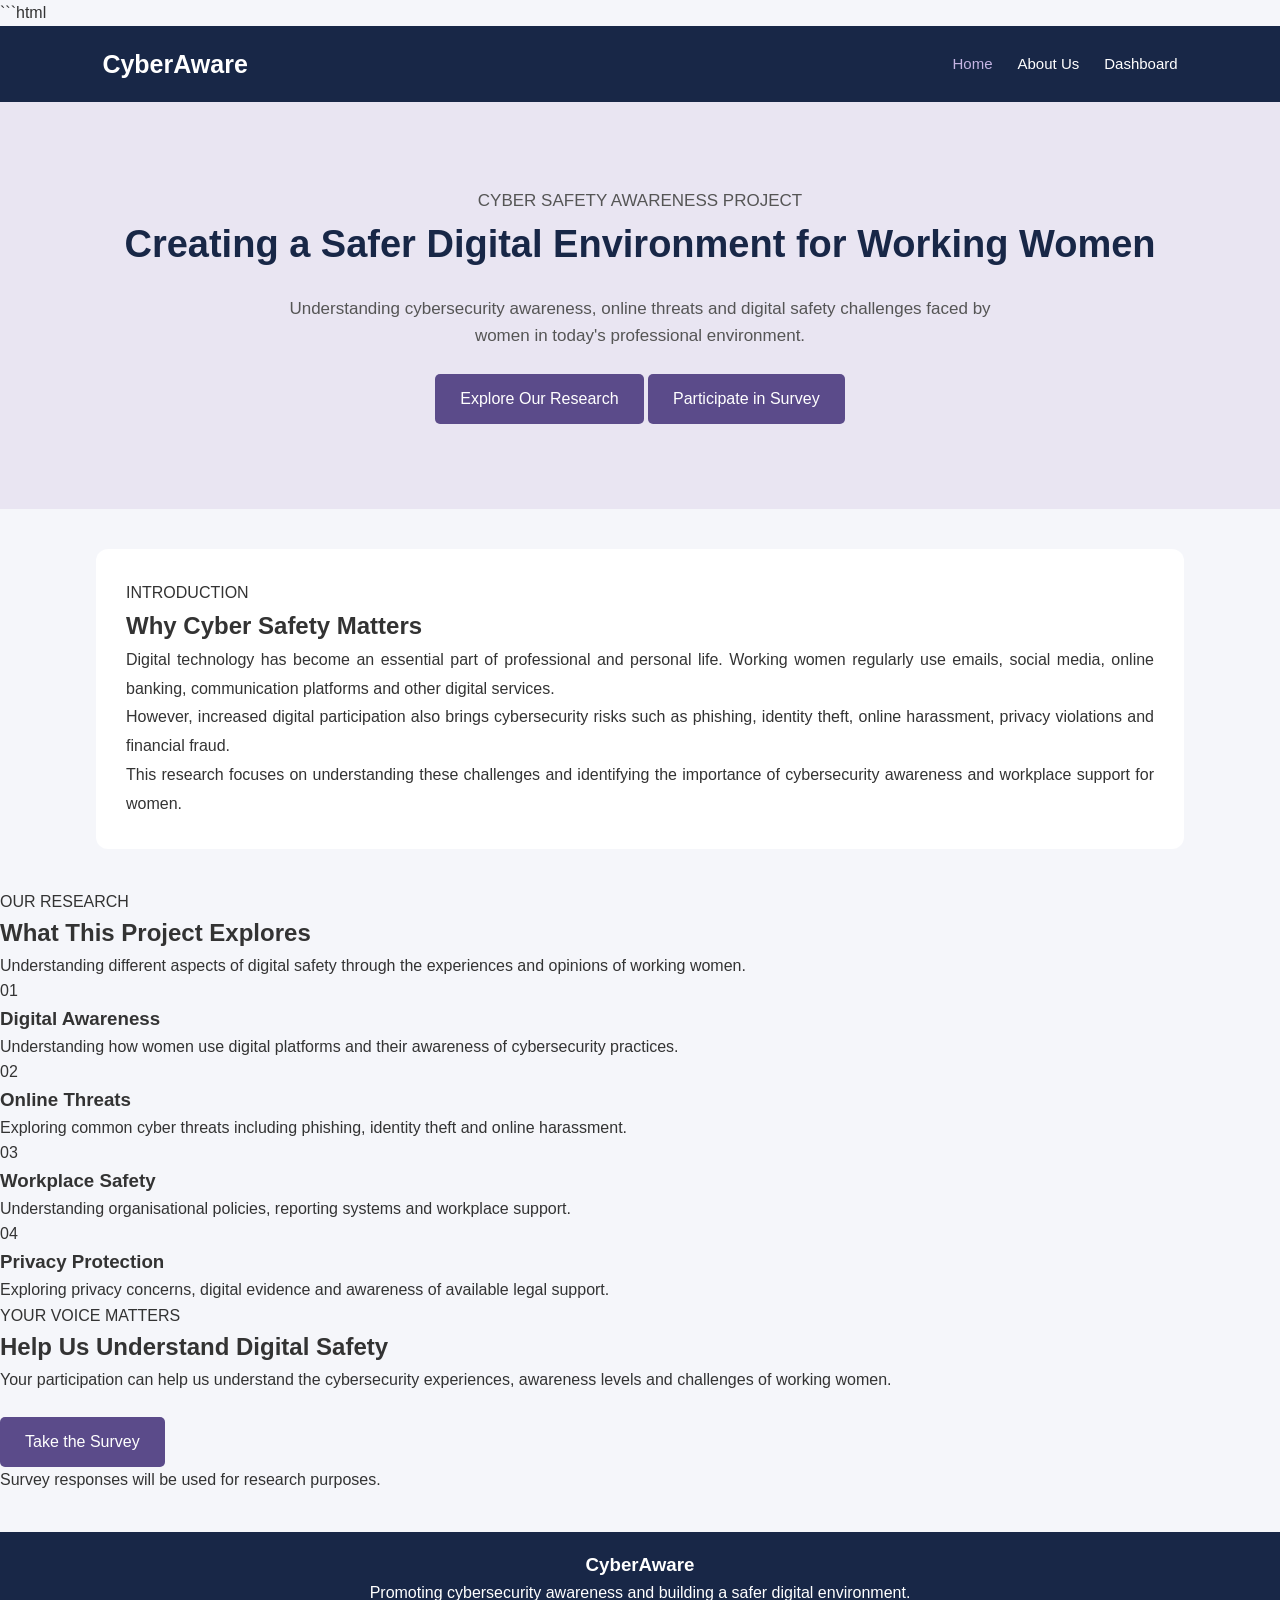
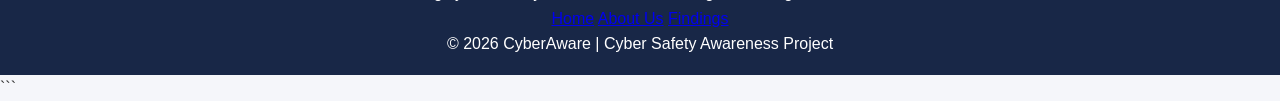
<file: index.html>
```html
<!DOCTYPE html>
<html lang="en">

<head>
    <meta charset="UTF-8">
    <meta name="viewport" content="width=device-width, initial-scale=1.0">

    <title>CyberAware | Cyber Safety for Working Women</title>

    <link rel="stylesheet" href="style.css">
</head>

<body>

    <!-- Navigation Bar -->

    <header>
        <nav class="navbar">

            <div class="logo">
                CyberAware
            </div>

            <ul class="nav-links">
                <li><a href="index.html" class="active">Home</a></li>
                <li><a href="about.html">About Us</a></li>
                <li><a href="dashboard.html">Dashboard</a></li>
            </ul>

        </nav>
    </header>


    <!-- Hero Section -->

    <section class="hero">

        <div class="hero-content">

            <p class="tagline">CYBER SAFETY AWARENESS PROJECT</p>

            <h1>
                Creating a Safer Digital
                Environment for Working Women
            </h1>

            <p class="hero-description">
                Understanding cybersecurity awareness, online threats
                and digital safety challenges faced by women
                in today's professional environment.
            </p>

            <div class="hero-buttons">

                <a href="about.html" class="btn primary-btn">
                    Explore Our Research
                </a>

                <a href="#survey" class="btn secondary-btn">
                    Participate in Survey
                </a>

            </div>

        </div>

    </section>


    <!-- Introduction Section -->

    <section class="introduction">

        <div class="section-heading">

            <p class="small-heading">INTRODUCTION</p>

            <h2>Why Cyber Safety Matters</h2>

        </div>

        <p>
            Digital technology has become an essential part of
            professional and personal life. Working women regularly
            use emails, social media, online banking, communication
            platforms and other digital services.
        </p>

        <p>
            However, increased digital participation also brings
            cybersecurity risks such as phishing, identity theft,
            online harassment, privacy violations and financial fraud.
        </p>

        <p>
            This research focuses on understanding these challenges
            and identifying the importance of cybersecurity awareness
            and workplace support for women.
        </p>

    </section>


    <!-- Research Areas -->

    <section class="research">

        <div class="section-heading">

            <p class="small-heading">OUR RESEARCH</p>

            <h2>What This Project Explores</h2>

            <p>
                Understanding different aspects of digital safety
                through the experiences and opinions of working women.
            </p>

        </div>


        <div class="research-grid">

            <div class="research-card">

                <div class="card-number">01</div>

                <h3>Digital Awareness</h3>

                <p>
                    Understanding how women use digital platforms
                    and their awareness of cybersecurity practices.
                </p>

            </div>


            <div class="research-card">

                <div class="card-number">02</div>

                <h3>Online Threats</h3>

                <p>
                    Exploring common cyber threats including
                    phishing, identity theft and online harassment.
                </p>

            </div>


            <div class="research-card">

                <div class="card-number">03</div>

                <h3>Workplace Safety</h3>

                <p>
                    Understanding organisational policies,
                    reporting systems and workplace support.
                </p>

            </div>


            <div class="research-card">

                <div class="card-number">04</div>

                <h3>Privacy Protection</h3>

                <p>
                    Exploring privacy concerns, digital evidence
                    and awareness of available legal support.
                </p>

            </div>

        </div>

    </section>


    <!-- Survey Invitation -->

    <section class="survey-section" id="survey">

        <div class="survey-content">

            <p class="small-heading">YOUR VOICE MATTERS</p>

            <h2>Help Us Understand Digital Safety</h2>

            <p>
                Your participation can help us understand the
                cybersecurity experiences, awareness levels and
                challenges of working women.
            </p>

            <a href="#" class="btn survey-btn">
                Take the Survey
            </a>

            <p class="survey-note">
                Survey responses will be used for research purposes.
            </p>

        </div>

    </section>


    <!-- Footer -->

    <footer>

        <div class="footer-content">

            <div>
                <h3>CyberAware</h3>

                <p>
                    Promoting cybersecurity awareness and
                    building a safer digital environment.
                </p>
            </div>

            <div class="footer-links">

                <a href="index.html">Home</a>

                <a href="about.html">About Us</a>


                <a href="findings.html">Findings</a>

            </div>

        </div>

        <div class="copyright">
            © 2026 CyberAware | Cyber Safety Awareness Project
        </div>

    </footer>


</body>
</html>
```
</file>
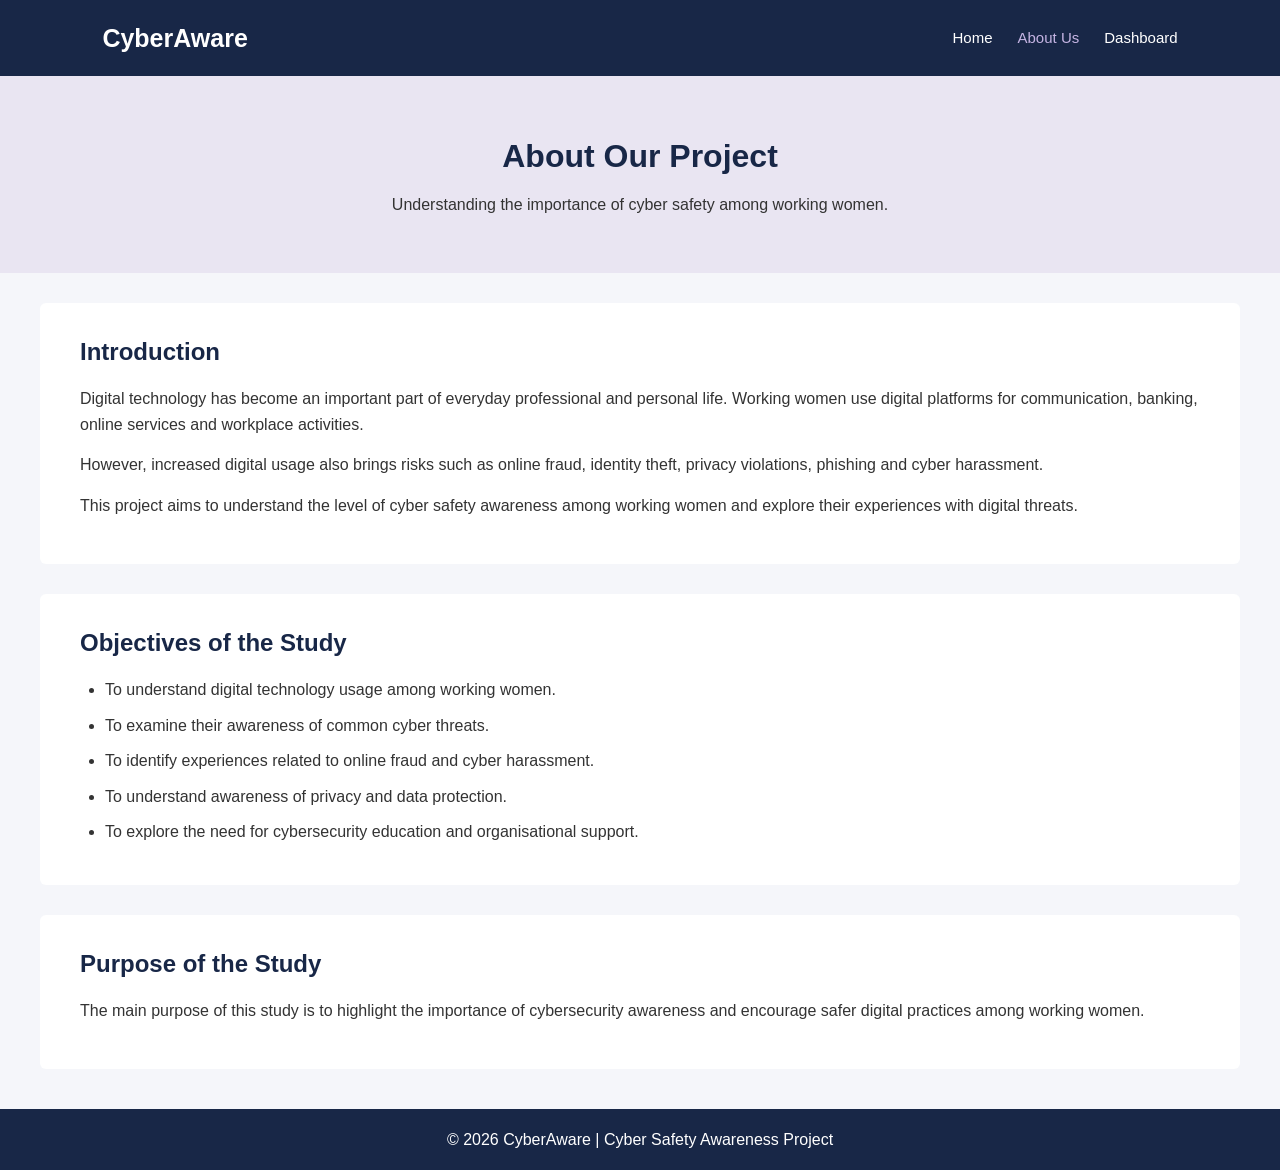
<file: about.html>
<!DOCTYPE html>
<html lang="en">
<head>
    <meta charset="UTF-8">
    <meta name="viewport" content="width=device-width, initial-scale=1.0">
    <title>About Us | CyberAware</title>
    <link rel="stylesheet" href="style.css">
</head>

<body>

    <nav class="navbar">
        <div class="logo">CyberAware</div>

        <ul class="nav-links">
            <li><a href="index.html">Home</a></li>
            <li><a href="about.html" class="active">About Us</a></li>
            <li><a href="dashboard.html">Dashboard</a></li>
        </ul>
    </nav>

    <section class="page-header">
        <h1>About Our Project</h1>
        <p>Understanding the importance of cyber safety among working women.</p>
    </section>

    <section class="content-section">
        <h2>Introduction</h2>

        <p>
            Digital technology has become an important part of everyday
            professional and personal life. Working women use digital
            platforms for communication, banking, online services and
            workplace activities.
        </p>

        <p>
            However, increased digital usage also brings risks such as
            online fraud, identity theft, privacy violations, phishing
            and cyber harassment.
        </p>

        <p>
            This project aims to understand the level of cyber safety
            awareness among working women and explore their experiences
            with digital threats.
        </p>
    </section>

    <section class="content-section">
        <h2>Objectives of the Study</h2>

        <ul class="objective-list">
            <li>To understand digital technology usage among working women.</li>
            <li>To examine their awareness of common cyber threats.</li>
            <li>To identify experiences related to online fraud and cyber harassment.</li>
            <li>To understand awareness of privacy and data protection.</li>
            <li>To explore the need for cybersecurity education and organisational support.</li>
        </ul>
    </section>

    <section class="content-section">
        <h2>Purpose of the Study</h2>

        <p>
            The main purpose of this study is to highlight the importance
            of cybersecurity awareness and encourage safer digital
            practices among working women.
        </p>
    </section>

    <footer>
        <p>© 2026 CyberAware | Cyber Safety Awareness Project</p>
    </footer>

</body>
</html>
</file>
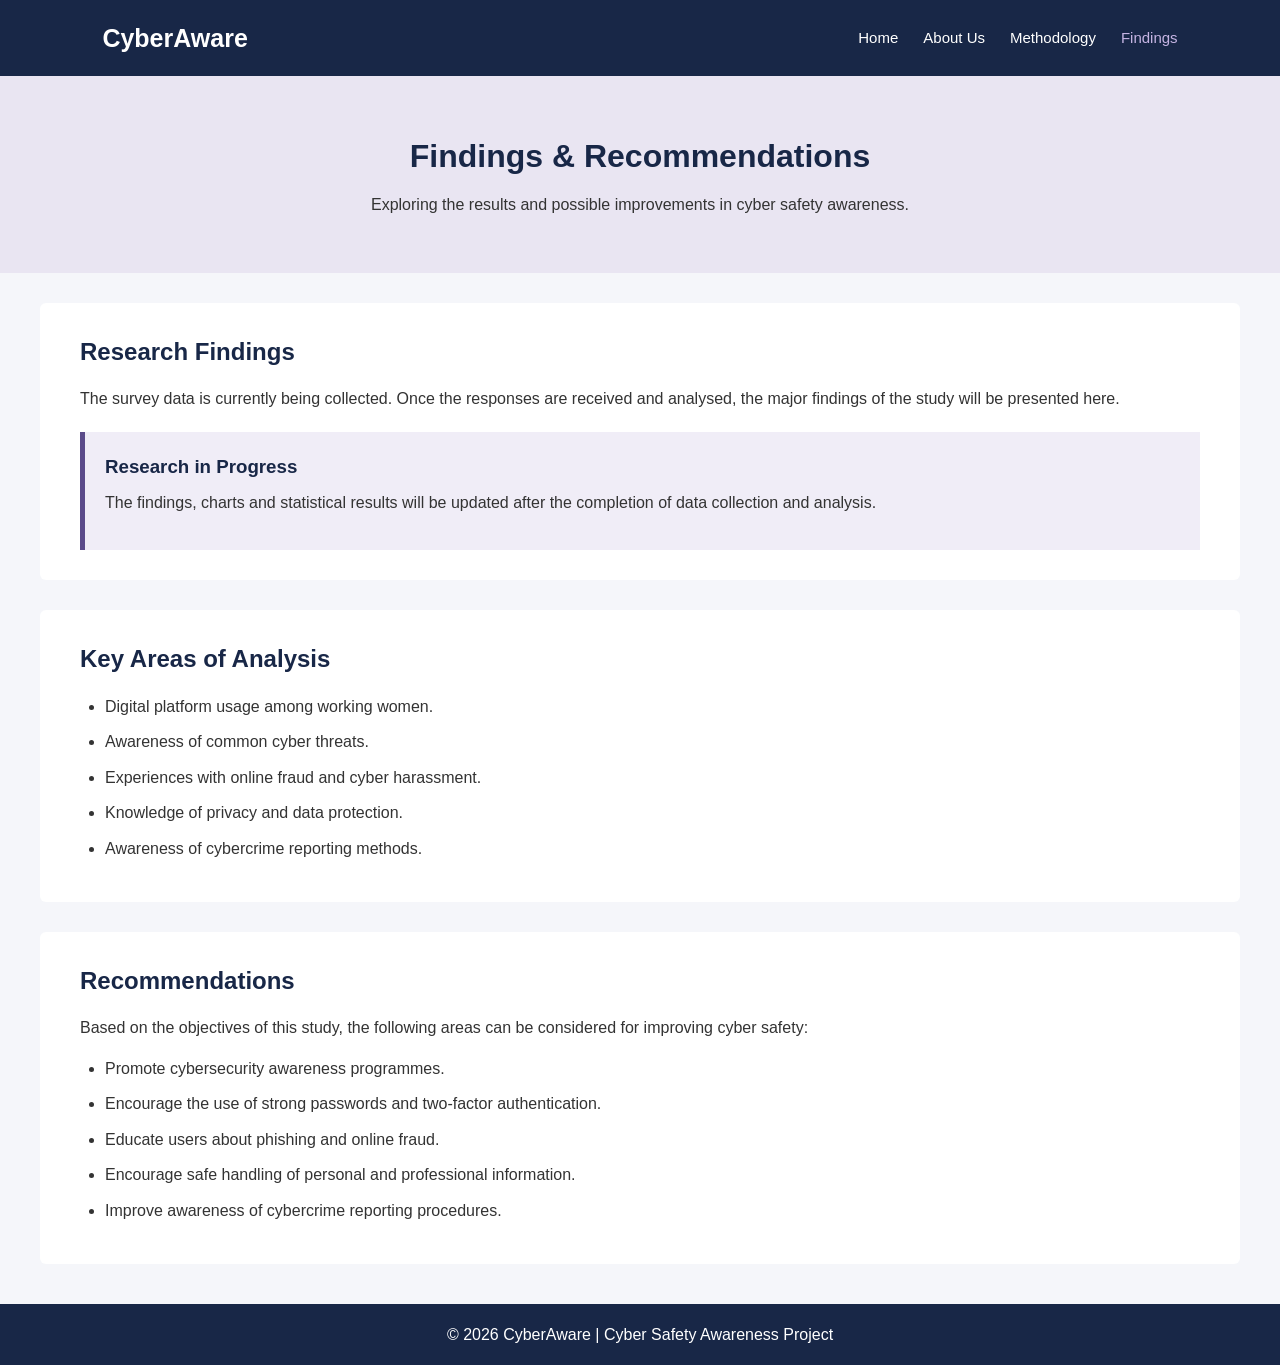
<file: findings.html>
<!DOCTYPE html>
<html lang="en">
<head>
    <meta charset="UTF-8">
    <meta name="viewport" content="width=device-width, initial-scale=1.0">
    <title>Findings | CyberAware</title>
    <link rel="stylesheet" href="style.css">
</head>

<body>

    <nav class="navbar">
        <div class="logo">CyberAware</div>

        <ul class="nav-links">
            <li><a href="index.html">Home</a></li>
            <li><a href="about.html">About Us</a></li>
            <li><a href="methodology.html">Methodology</a></li>
            <li><a href="findings.html" class="active">Findings</a></li>
        </ul>
    </nav>

    <section class="page-header">
        <h1>Findings & Recommendations</h1>
        <p>Exploring the results and possible improvements in cyber safety awareness.</p>
    </section>

    <section class="content-section">
        <h2>Research Findings</h2>

        <p>
            The survey data is currently being collected.
            Once the responses are received and analysed,
            the major findings of the study will be presented here.
        </p>

        <div class="notice-box">
            <h3>Research in Progress</h3>
            <p>
                The findings, charts and statistical results will
                be updated after the completion of data collection
                and analysis.
            </p>
        </div>
    </section>

    <section class="content-section">
        <h2>Key Areas of Analysis</h2>

        <ul class="objective-list">
            <li>Digital platform usage among working women.</li>
            <li>Awareness of common cyber threats.</li>
            <li>Experiences with online fraud and cyber harassment.</li>
            <li>Knowledge of privacy and data protection.</li>
            <li>Awareness of cybercrime reporting methods.</li>
        </ul>
    </section>

    <section class="content-section">
        <h2>Recommendations</h2>

        <p>
            Based on the objectives of this study, the following
            areas can be considered for improving cyber safety:
        </p>

        <ul class="objective-list">
            <li>Promote cybersecurity awareness programmes.</li>
            <li>Encourage the use of strong passwords and two-factor authentication.</li>
            <li>Educate users about phishing and online fraud.</li>
            <li>Encourage safe handling of personal and professional information.</li>
            <li>Improve awareness of cybercrime reporting procedures.</li>
        </ul>
    </section>

    <footer>
        <p>© 2026 CyberAware | Cyber Safety Awareness Project</p>
    </footer>

</body>
</html>
</file>
<file: style.css>
/* General Settings */
* {
    margin: 0;
    padding: 0;
    box-sizing: border-box;
}

body {
    font-family: Arial, sans-serif;
    background-color: #f5f6fa;
    color: #333333;
    line-height: 1.6;
}

/* Navigation Bar */
.navbar {
    background-color: #182747;
    color: white;
    padding: 18px 8%;
    display: flex;
    justify-content: space-between;
    align-items: center;
}

.logo {
    font-size: 25px;
    font-weight: bold;
}

.nav-links {
    list-style: none;
    display: flex;
    gap: 25px;
}

.nav-links a {
    color: white;
    text-decoration: none;
    font-size: 15px;
}

.nav-links a:hover,
.nav-links a.active {
    color: #c5b4e3;
}

/* Home Page Hero Section */
.hero {
    background-color: #e9e5f2;
    padding: 85px 8%;
    text-align: center;
}

.hero h1 {
    font-size: 38px;
    color: #182747;
    margin-bottom: 20px;
}

.hero p {
    max-width: 750px;
    margin: auto;
    font-size: 17px;
    color: #555555;
}

/* Buttons */
.btn {
    display: inline-block;
    background-color: #5b4b8a;
    color: white;
    padding: 12px 25px;
    margin-top: 25px;
    text-decoration: none;
    border-radius: 5px;
}

.btn:hover {
    background-color: #403465;
}

/* Page Header */
.page-header {
    background-color: #e9e5f2;
    padding: 55px 8%;
    text-align: center;
}

.page-header h1 {
    color: #182747;
    font-size: 32px;
    margin-bottom: 10px;
}

/* Content Sections */
.content-section {
    background-color: white;
    margin: 30px 8%;
    padding: 30px;
    border-radius: 6px;
}

.content-section h2 {
    color: #182747;
    margin-bottom: 15px;
}

.content-section p {
    margin-bottom: 15px;
}

/* Lists */
.objective-list {
    padding-left: 25px;
}

.objective-list li {
    margin-bottom: 10px;
}

/* Research Cards */
.card-container {
    display: flex;
    justify-content: center;
    gap: 20px;
    padding: 30px 8%;
    flex-wrap: wrap;
}

.card {
    background-color: white;
    padding: 25px;
    width: 230px;
    border-radius: 6px;
    text-align: center;
}

.card h3 {
    color: #5b4b8a;
    margin-bottom: 10px;
}

/* Notice Box */
.notice-box {
    background-color: #f0edf7;
    border-left: 5px solid #5b4b8a;
    padding: 20px;
    margin-top: 20px;
}

.notice-box h3 {
    color: #182747;
    margin-bottom: 8px;
}

/* Footer */
footer {
    background-color: #182747;
    color: white;
    text-align: center;
    padding: 18px;
    margin-top: 40px;
}

/* Mobile Responsive Design */
@media (max-width: 768px) {
    .navbar {
        flex-direction: column;
        gap: 15px;
    }

    .nav-links {
        flex-wrap: wrap;
        justify-content: center;
        gap: 15px;
    }

    .hero h1 {
        font-size: 28px;
    }

    .content-section {
        margin: 20px 5%;
        padding: 20px;
    }
}
/* Improve page spacing */
.content-section {
    max-width: 1200px;
    margin: 30px auto;
    padding: 30px 40px;
    box-sizing: border-box;
}
.introduction {
    width: 90%;
    max-width: 1100px;
    margin: 30px auto;
    padding: 30px 40px;
    box-sizing: border-box;
}
.introduction {
    width: 85%;
    max-width: 1100px;
    margin: 40px auto !important;
    padding: 30px;
    background-color: white;
    border-radius: 12px;
    box-sizing: border-box;
}

.introduction p {
    text-align: justify;
    line-height: 1.8;
}
</file>
